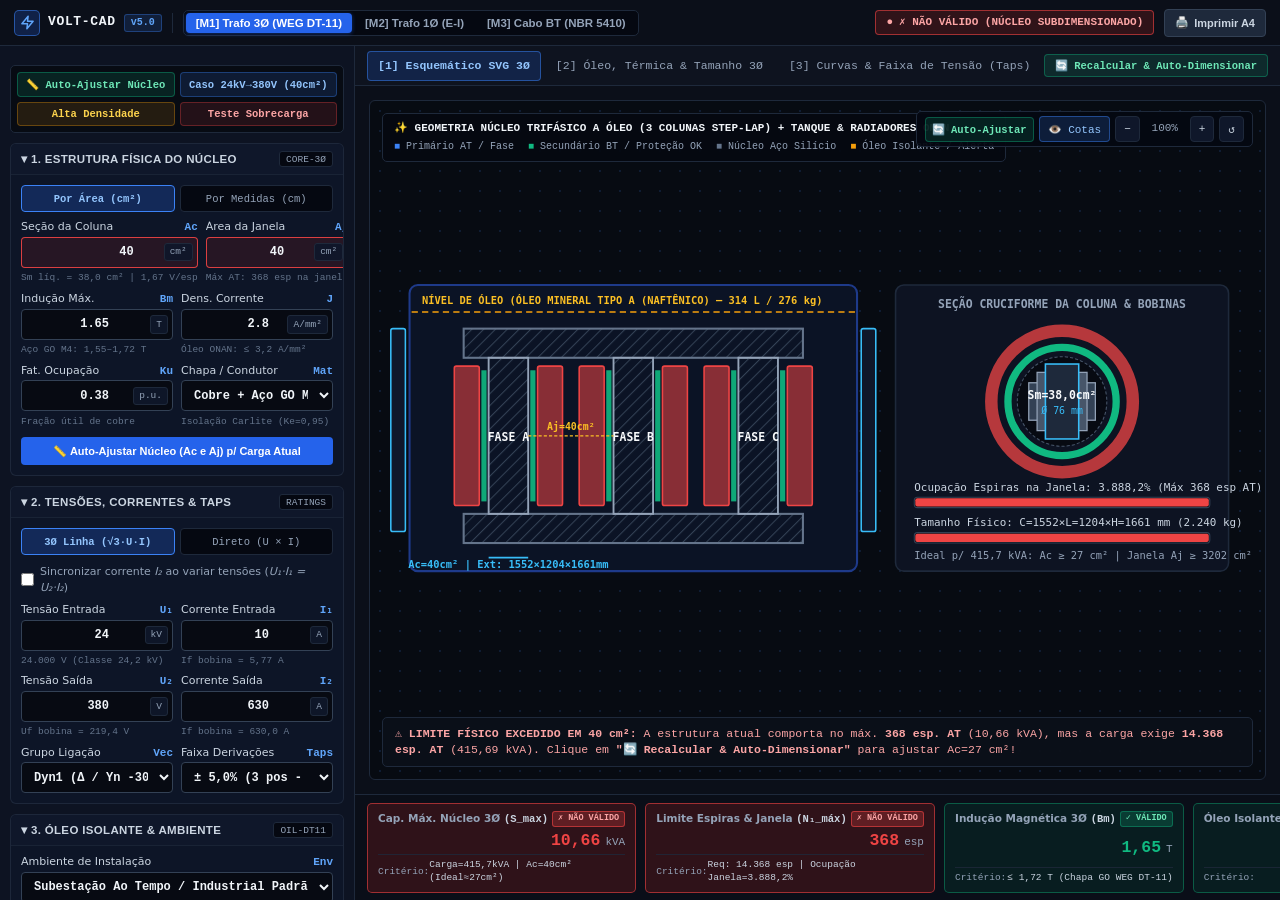
<file: index.html>
<!DOCTYPE html>
<html lang="pt-BR">
<head>
  <meta charset="UTF-8" />
  <meta name="viewport" content="width=device-width, initial-scale=1.0" />
  <title>VOLT-CAD // WEG DT-11 & NBR 5410 — Electrical Engineering Workbench</title>
  <link rel="stylesheet" href="styles.css" />
</head>
<body>
  <div class="workbench-root">
    <!-- =====================================================================
         1. TOP HEADER BAR (H-12) — OTIMIZADA (SEM QUEBRA DE LINHA / OVERFLOW)
         ===================================================================== -->
    <header class="top-header no-print">
      <div class="header-left">
        <div class="brand-box">
          <div class="brand-icon">
            <svg width="15" height="15" viewBox="0 0 24 24" fill="none" stroke="currentColor" stroke-width="2.4" stroke-linecap="round" stroke-linejoin="round"><polygon points="13 2 3 14 12 14 11 22 21 10 12 10 13 2"/></svg>
          </div>
          <span class="brand-name">VOLT&#8209;CAD</span>
          <span class="brand-version">v5.0</span>
        </div>

        <div class="v-divider"></div>

        <!-- Seletor de Módulo -->
        <div class="module-switcher">
          <button type="button" class="mod-btn active" id="btnMod3Ph">
            <span>[M1] Trafo 3Ø (WEG DT-11)</span>
          </button>
          <button type="button" class="mod-btn" id="btnMod1Ph">
            <span>[M2] Trafo 1Ø (E-I)</span>
          </button>
          <button type="button" class="mod-btn" id="btnModFeeder">
            <span>[M3] Cabo BT (NBR 5410)</span>
          </button>
        </div>
      </div>

      <div class="header-right">
        <!-- Semáforo Global ISA-101 -->
        <div class="isa-semaphore" id="globalSemaphore">
          <span id="globalSemaphoreIcon">●</span>
          <span id="globalSemaphoreText">CONVERGÊNCIA OK</span>
        </div>

        <button type="button" class="btn-action btn-slate" id="btnPrintReport" title="Imprimir Folha de Dados WEG DT-11 / Memorial">
          🖨️ <span>Imprimir A4</span>
        </button>

        <button type="button" class="hidden" id="btnOpenModal"></button>
      </div>
    </header>

    <!-- =====================================================================
         2. MAIN WORKSPACE (DOCK ESQUERDO + PALCO CENTRAL)
         ===================================================================== -->
    <div class="workspace-body">
      <!-- -------------------------------------------------------------------
           2.1 LEFT PARAMETER DOCK (PADRÃO 3-PART ENGINEERING INPUT)
           ------------------------------------------------------------------- -->
      <aside class="left-dock no-print">
        <div class="dock-header">
          <span>⚙️ Parâmetros</span>
          <span id="lblHeaderNorm" style="color:var(--blue-light);font-weight:700;">ABNT NBR 5356 / WEG DT-11</span>
        </div>

        <!-- ==================== DOCK M1: TRAFO 3Ø A ÓLEO (WEG DT-11) ==================== -->
        <div id="dockM1" class="dock-module-group" style="display:flex;flex-direction:column;gap:10px;">
          <!-- Barra Compacta de Cenários e Auto-Ajuste do Módulo 1 (WEG DT-11) -->
          <div class="preset-dock-grid">
            <button type="button" class="preset-chip chip-emerald" id="btnPresetAutoFit" title="Ajusta automaticamente a seção da coluna Ac e janela Aj para suportar a potência sem saturar">
              📏 Auto-Ajustar Núcleo
            </button>
            <button type="button" class="preset-chip chip-blue" id="btnPresetUser40" title="Cenário do usuário: 24kV @ 10A -> 380V @ 630A com núcleo de 40 cm²">
              Caso 24kV→380V (40cm²)
            </button>
            <button type="button" class="preset-chip chip-amber" id="btnPresetCompact">
              Alta Densidade
            </button>
            <button type="button" class="preset-chip chip-red" id="btnPresetOverload">
              Teste Sobrecarga
            </button>
          </div>

          <!-- Seção 1: Geometria e Estrutura do Núcleo -->
          <div class="accordion">
            <button type="button" class="accordion-trigger" data-acc="accM1_1">
              <span class="acc-title-wrap">▾ 1. Estrutura Física do Núcleo</span>
              <span class="acc-code">CORE-3Ø</span>
            </button>
            <div class="accordion-content" id="accM1_1">
              <div class="seg-group">
                <button type="button" class="seg-btn active" id="btnCoreModeArea">Por Área (cm²)</button>
                <button type="button" class="seg-btn" id="btnCoreModeDims">Por Medidas (cm)</button>
              </div>

              <!-- Subpainel por Área -->
              <div id="subCoreArea" class="grid-2">
                <div class="eng-field">
                  <div class="eng-field-header">
                    <span class="eng-label">Seção da Coluna</span>
                    <span class="eng-symbol">Ac</span>
                  </div>
                  <div class="eng-input-wrap">
                    <input type="number" id="m1_Ac" class="eng-input" value="40" min="1" max="5000" step="1" />
                    <span class="eng-unit">cm²</span>
                  </div>
                  <div class="eng-hint" id="hintM1_Ac">Sm líq. = 38,0 cm²</div>
                </div>

                <div class="eng-field">
                  <div class="eng-field-header">
                    <span class="eng-label">Área da Janela</span>
                    <span class="eng-symbol">Aj</span>
                  </div>
                  <div class="eng-input-wrap">
                    <input type="number" id="m1_Aj" class="eng-input" value="40" min="1" max="15000" step="5" />
                    <span class="eng-unit">cm²</span>
                  </div>
                  <div class="eng-hint" id="hintM1_Aj">Agrupamento espiras</div>
                </div>
              </div>

              <!-- Subpainel por Medidas (a, b, Hj, Lj) -->
              <div id="subCoreDims" class="grid-2 hidden">
                <div class="eng-field">
                  <div class="eng-field-header"><span class="eng-label">Larg. Coluna</span><span class="eng-symbol">a</span></div>
                  <div class="eng-input-wrap">
                    <input type="number" id="m1_colA" class="eng-input" value="6.32" min="1" max="150" step="0.1" />
                    <span class="eng-unit">cm</span>
                  </div>
                </div>
                <div class="eng-field">
                  <div class="eng-field-header"><span class="eng-label">Empilhamento</span><span class="eng-symbol">b</span></div>
                  <div class="eng-input-wrap">
                    <input type="number" id="m1_colB" class="eng-input" value="6.33" min="1" max="150" step="0.1" />
                    <span class="eng-unit">cm</span>
                  </div>
                </div>
                <div class="eng-field">
                  <div class="eng-field-header"><span class="eng-label">Altura Janela</span><span class="eng-symbol">Hj</span></div>
                  <div class="eng-input-wrap">
                    <input type="number" id="m1_winH" class="eng-input" value="10.0" min="2" max="300" step="0.5" />
                    <span class="eng-unit">cm</span>
                  </div>
                </div>
                <div class="eng-field">
                  <div class="eng-field-header"><span class="eng-label">Larg. Janela</span><span class="eng-symbol">Lj</span></div>
                  <div class="eng-input-wrap">
                    <input type="number" id="m1_winW" class="eng-input" value="4.0" min="1" max="150" step="0.5" />
                    <span class="eng-unit">cm</span>
                  </div>
                </div>
              </div>

              <div class="grid-2">
                <div class="eng-field">
                  <div class="eng-field-header"><span class="eng-label">Indução Máx.</span><span class="eng-symbol">Bm</span></div>
                  <div class="eng-input-wrap">
                    <input type="number" id="m1_Bm" class="eng-input" value="1.65" min="0.5" max="1.95" step="0.05" />
                    <span class="eng-unit">T</span>
                  </div>
                  <div class="eng-hint">Aço GO M4: 1,55–1,72 T</div>
                </div>

                <div class="eng-field">
                  <div class="eng-field-header"><span class="eng-label">Dens. Corrente</span><span class="eng-symbol">J</span></div>
                  <div class="eng-input-wrap">
                    <input type="number" id="m1_J" class="eng-input" value="2.8" min="0.8" max="5.5" step="0.1" />
                    <span class="eng-unit">A/mm²</span>
                  </div>
                  <div class="eng-hint">Óleo ONAN: ≤ 3,2 A/mm²</div>
                </div>

                <div class="eng-field">
                  <div class="eng-field-header"><span class="eng-label">Fat. Ocupação</span><span class="eng-symbol">Ku</span></div>
                  <div class="eng-input-wrap">
                    <input type="number" id="m1_Ku" class="eng-input" value="0.38" min="0.15" max="0.75" step="0.01" />
                    <span class="eng-unit">p.u.</span>
                  </div>
                  <div class="eng-hint">Fração útil de cobre</div>
                </div>

                <div class="eng-field">
                  <div class="eng-field-header"><span class="eng-label">Chapa / Condutor</span><span class="eng-symbol">Mat</span></div>
                  <select id="m1_Mat" class="eng-select">
                    <option value="cobre" selected>Cobre + Aço GO M4</option>
                    <option value="aluminio">Alumínio + Aço GO M4</option>
                  </select>
                  <div class="eng-hint">Isolação Carlite (Ke=0,95)</div>
                </div>
              </div>

              <button type="button" class="btn-action btn-blue" id="btnDockAutoFit" style="width:100%;justify-content:center;">
                📏 Auto-Ajustar Núcleo (Ac e Aj) p/ Carga Atual
              </button>
            </div>
          </div>

          <!-- Seção 2: Tensões, Correntes e Faixa de Taps -->
          <div class="accordion">
            <button type="button" class="accordion-trigger" data-acc="accM1_2">
              <span class="acc-title-wrap">▾ 2. Tensões, Correntes &amp; Taps</span>
              <span class="acc-code">RATINGS</span>
            </button>
            <div class="accordion-content" id="accM1_2">
              <div class="seg-group">
                <button type="button" class="seg-btn active" id="btnPwr3Ph" title="S = √3 · U_L · I_L (Padrão ABNT Trifásico)">3Ø Linha (√3·U·I)</button>
                <button type="button" class="seg-btn" id="btnPwrDirect" title="S = U · I direto (24kV × 10A = 240 kVA)">Direto (U × I)</button>
              </div>

              <label class="dock-check-row">
                <input type="checkbox" id="m1_syncI2" />
                <span>Sincronizar corrente <i>I₂</i> ao variar tensões (<i>U₁·I₁ = U₂·I₂</i>)</span>
              </label>

              <div class="grid-2">
                <div class="eng-field">
                  <div class="eng-field-header"><span class="eng-label">Tensão Entrada</span><span class="eng-symbol">U₁</span></div>
                  <div class="eng-input-wrap">
                    <input type="number" id="m1_V1_kV" class="eng-input" value="24" min="0.1" max="550" step="0.5" />
                    <span class="eng-unit">kV</span>
                  </div>
                  <div class="eng-hint" id="hintM1_V1">24.000 V (Classe 24,2kV)</div>
                </div>

                <div class="eng-field">
                  <div class="eng-field-header"><span class="eng-label">Corrente Entrada</span><span class="eng-symbol">I₁</span></div>
                  <div class="eng-input-wrap">
                    <input type="number" id="m1_I1" class="eng-input" value="10" min="0.1" max="5000" step="0.5" />
                    <span class="eng-unit">A</span>
                  </div>
                  <div class="eng-hint" id="hintM1_I1">If bobina = 5,77 A (Δ)</div>
                </div>

                <div class="eng-field">
                  <div class="eng-field-header"><span class="eng-label">Tensão Saída</span><span class="eng-symbol">U₂</span></div>
                  <div class="eng-input-wrap">
                    <input type="number" id="m1_V2" class="eng-input" value="380" min="12" max="36200" step="10" />
                    <span class="eng-unit">V</span>
                  </div>
                  <div class="eng-hint" id="hintM1_V2">Fase-Neutro = 219,4 V</div>
                </div>

                <div class="eng-field">
                  <div class="eng-field-header"><span class="eng-label">Corrente Saída</span><span class="eng-symbol">I₂</span></div>
                  <div class="eng-input-wrap">
                    <input type="number" id="m1_I2" class="eng-input" value="630" min="0.5" max="50000" step="10" />
                    <span class="eng-unit">A</span>
                  </div>
                  <div class="eng-hint" id="hintM1_I2">If bobina = 630,0 A (Yn)</div>
                </div>

                <div class="eng-field">
                  <div class="eng-field-header"><span class="eng-label">Grupo Ligação</span><span class="eng-symbol">Vec</span></div>
                  <select id="m1_Vec" class="eng-select">
                    <option value="Dyn1" selected>Dyn1 (Δ / Yn -30°)</option>
                    <option value="Dyn11">Dyn11 (Δ / Yn +30°)</option>
                    <option value="Yd1">Yd1 (Y / Δ -30°)</option>
                    <option value="Yy0">Yy0 (Y / Y 0°)</option>
                    <option value="Dz0">Dz0 (Δ / Zig-Zag 0°)</option>
                  </select>
                </div>

                <div class="eng-field">
                  <div class="eng-field-header"><span class="eng-label">Faixa Derivações</span><span class="eng-symbol">Taps</span></div>
                  <select id="m1_Taps" class="eng-select">
                    <option value="5" selected>± 5,0% (3 pos - 24kV)</option>
                    <option value="4.5">± 4,5% (3 pos - 15/36kV)</option>
                    <option value="5_5pos">± 2×2,5% (5 posições)</option>
                    <option value="10">± 10,0% (5 posições)</option>
                  </select>
                </div>
              </div>
            </div>
          </div>

          <!-- Seção 3: Líquido Isolante e Ambiente (Cap. 5.6 e 7.3 WEG DT-11) -->
          <div class="accordion">
            <button type="button" class="accordion-trigger" data-acc="accM1_3">
              <span class="acc-title-wrap">▾ 3. Óleo Isolante &amp; Ambiente</span>
              <span class="acc-code">OIL-DT11</span>
            </button>
            <div class="accordion-content" id="accM1_3">
              <div class="eng-field">
                <div class="eng-field-header"><span class="eng-label">Ambiente de Instalação</span><span class="eng-symbol">Env</span></div>
                <select id="m1_Env" class="eng-select">
                  <option value="tempo" selected>Subestação Ao Tempo / Industrial Padrão</option>
                  <option value="ambiental">Área de Proteção Ambiental (Biodegradável FR3)</option>
                  <option value="abrigado_seguranca">Abrigado / Hospital / Prédio (Alto Fulgor ≥300°C)</option>
                  <option value="frio">Clima Frio Severo (&lt; 0 °C)</option>
                </select>
              </div>

              <div class="grid-2">
                <div class="eng-field">
                  <div class="eng-field-header"><span class="eng-label">Líquido Isolante</span><span class="eng-symbol">Óleo</span></div>
                  <select id="m1_Oil" class="eng-select">
                    <option value="mineral_A" selected>Mineral Tipo A (Naftênico)</option>
                    <option value="mineral_B">Mineral Tipo B (Parafínico)</option>
                    <option value="vegetal">Vegetal Éster Natural (FR3)</option>
                    <option value="silicone">Fluido Silicone (Alto Fulgor)</option>
                  </select>
                </div>

                <div class="eng-field">
                  <div class="eng-field-header"><span class="eng-label">Temp. Ambiente</span><span class="eng-symbol">Ta</span></div>
                  <div class="eng-input-wrap">
                    <input type="number" id="m1_Ta" class="eng-input" value="30" min="-15" max="50" step="1" />
                    <span class="eng-unit">°C</span>
                  </div>
                </div>
              </div>

              <label class="dock-check-row">
                <input type="checkbox" id="m1_autoOil" checked />
                <span>Recomendar automaticamente o óleo ideal p/ tensão e ambiente</span>
              </label>
            </div>
          </div>

          <!-- Seção 4: Síntese Rápida dos Enrolamentos e Óleo -->
          <div class="accordion">
            <button type="button" class="accordion-trigger" data-acc="accM1_4">
              <span class="acc-title-wrap">▾ 4. Síntese dos Enrolamentos &amp; Óleo</span>
              <span class="acc-code">SYNTH</span>
            </button>
            <div class="accordion-content" id="accM1_4">
              <div class="synth-mini-card">
                <div>
                  <span style="color:#f87171;font-weight:700;display:block">PRIMÁRIO (AT)</span>
                  <span style="color:var(--text-muted);font-size:10px" id="synthM1_AT_sub">I₁f = 5,77 A | Sc₁ = 2,06 mm²</span>
                </div>
                <div class="text-right">
                  <span style="color:#fff;font-weight:700;display:block" id="synthM1_AT_turns">14.369 esp</span>
                  <span style="color:var(--blue-light);font-size:10px" id="synthM1_AT_wire">AWG 14 Cu</span>
                </div>
              </div>

              <div class="synth-mini-card">
                <div>
                  <span style="color:#34d399;font-weight:700;display:block">SECUNDÁRIO (BT)</span>
                  <span style="color:var(--text-muted);font-size:10px" id="synthM1_BT_sub">I₂f = 630 A | Sc₂ = 225 mm²</span>
                </div>
                <div class="text-right">
                  <span style="color:#fff;font-weight:700;display:block" id="synthM1_BT_turns">131 esp</span>
                  <span style="color:#34d399;font-size:10px" id="synthM1_BT_wire">Fita Cu 56×4mm</span>
                </div>
              </div>

              <div class="synth-mini-card">
                <div>
                  <span style="color:#fbbf24;font-weight:700;display:block" id="synthM1_Oil_name">ÓLEO MINERAL TIPO A</span>
                  <span style="color:var(--text-muted);font-size:10px" id="synthM1_Oil_sub">Tanque + Radiadores ONAN</span>
                </div>
                <div class="text-right">
                  <span style="color:#fbbf24;font-weight:700;display:block" id="synthM1_Oil_vol">325 Litros</span>
                  <span style="color:var(--text-secondary);font-size:10px" id="synthM1_Oil_mass">286 kg (1,71 tamb.)</span>
                </div>
              </div>
            </div>
          </div>
        </div>

        <!-- ==================== DOCK M2: TRAFO 1Ø (NÚCLEO E-I COMPLETO COM MULTI-ABAS E AUTO-AJUSTE NORMATIVO) ==================== -->
        <div id="dockM2" class="dock-module-group hidden" style="display:flex;flex-direction:column;gap:10px;">
          <!-- Barra Compacta de Cenários e Auto-Ajuste Normativo do Módulo 2 (Trafo E-I) -->
          <div class="preset-dock-grid">
            <button type="button" class="preset-chip chip-emerald" id="btnM2PresetAutoFit" onclick="window.triggerAutoRecalc(this)" title="Recalcula automaticamente medidas da lâmina, espaço da janela, seção, Bm e J para deixar 100% dentro da norma">
              📏 Auto-Ajustar Tudo p/ Norma
            </button>
            <button type="button" class="preset-chip chip-blue" id="btnM2Preset500" title="Cenário Padrão 500 VA (220V -> 24V) 100% dentro da norma">
              Padrão 500VA (220→24V)
            </button>
            <button type="button" class="preset-chip chip-amber" id="btnM2Preset1000" title="Transformador de Comando 1000 VA (380V -> 110V)">
              Comando 1kVA (380→110V)
            </button>
            <button type="button" class="preset-chip chip-red" id="btnM2PresetOverload" title="Simula núcleo/janela subdimensionados fora da norma para testar o aviso e o recálculo automático">
              Teste Fora de Norma
            </button>
          </div>

          <!-- Caixa de Aviso / Diagnóstico Normativo em Tempo Real do Módulo 2 -->
          <div id="m2NormAlertBox" style="padding:8px 10px;border-radius:4px;font-family:var(--font-mono);font-size:10.5px;line-height:1.4;border:1px solid var(--nom-border);background:var(--nom-bg);color:var(--nom-text);">
            ✓ Todos os parâmetros do Trafo 1Ø E-I estão dentro da norma.
          </div>

          <!-- Seção / Aba 1 de Entrada M2: Dados Elétricos Nominais, Tensões, Correntes e Taps -->
          <div class="accordion">
            <button type="button" class="accordion-trigger" data-acc="accM2_1">
              <span class="acc-title-wrap">▾ 1. Potência, Tensões &amp; Correntes</span>
              <span class="acc-code">ELEC-1Ø</span>
            </button>
            <div class="accordion-content" id="accM2_1">
              <div class="seg-group">
                <button type="button" class="seg-btn active" id="btnM2ElecModePower">Por Potência S (VA)</button>
                <button type="button" class="seg-btn" id="btnM2ElecModeCurrent">Por Corrente I₂ (A)</button>
              </div>

              <div class="grid-2">
                <div class="eng-field">
                  <div class="eng-field-header"><span class="eng-label">Potência Aparente</span><span class="eng-symbol">S</span></div>
                  <div class="eng-input-wrap">
                    <input type="number" id="m2_S" class="eng-input" value="500" min="5" max="100000" step="25" />
                    <span class="eng-unit">VA</span>
                  </div>
                  <div class="eng-hint" id="hintM2_S">S = V₂ × I₂ = 500 VA</div>
                </div>
                <div class="eng-field">
                  <div class="eng-field-header"><span class="eng-label">Corrente Saída</span><span class="eng-symbol">I₂</span></div>
                  <div class="eng-input-wrap">
                    <input type="number" id="m2_I2_in" class="eng-input" value="20.83" min="0.1" max="5000" step="0.5" />
                    <span class="eng-unit">A</span>
                  </div>
                  <div class="eng-hint" id="hintM2_I1">Primário I₁ = 2,39 A</div>
                </div>
                <div class="eng-field">
                  <div class="eng-field-header"><span class="eng-label">Tensão Primária</span><span class="eng-symbol">V₁</span></div>
                  <div class="eng-input-wrap">
                    <input type="number" id="m2_V1" class="eng-input" value="220" min="6" max="15000" step="10" />
                    <span class="eng-unit">V</span>
                  </div>
                  <div class="eng-hint" id="hintM2_V1">N₁ = 310 espiras</div>
                </div>
                <div class="eng-field">
                  <div class="eng-field-header"><span class="eng-label">Tensão Secundária</span><span class="eng-symbol">V₂</span></div>
                  <div class="eng-input-wrap">
                    <input type="number" id="m2_V2" class="eng-input" value="24" min="1" max="5000" step="1" />
                    <span class="eng-unit">V</span>
                  </div>
                  <div class="eng-hint" id="hintM2_V2">N₂ = 35 espiras</div>
                </div>
                <div class="eng-field">
                  <div class="eng-field-header"><span class="eng-label">Frequência Rede</span><span class="eng-symbol">f</span></div>
                  <div class="eng-input-wrap">
                    <input type="number" id="m2_f" class="eng-input" value="60" min="50" max="400" step="10" />
                    <span class="eng-unit">Hz</span>
                  </div>
                </div>
                <div class="eng-field">
                  <div class="eng-field-header"><span class="eng-label">Compensação Queda</span><span class="eng-symbol">+ΔN₂</span></div>
                  <div class="eng-input-wrap">
                    <input type="number" id="m2_compPct" class="eng-input" value="3.5" min="0" max="15" step="0.5" />
                    <span class="eng-unit">%</span>
                  </div>
                  <div class="eng-hint">Compensa queda em carga</div>
                </div>
              </div>

              <div class="seg-group" style="margin-top:2px;">
                <button type="button" class="seg-btn" data-m2v2="12">12 V</button>
                <button type="button" class="seg-btn active" data-m2v2="24">24 V</button>
                <button type="button" class="seg-btn" data-m2v2="110">110 V</button>
                <button type="button" class="seg-btn" data-m2v2="127">127 V</button>
                <button type="button" class="seg-btn" data-m2v2="220">220 V</button>
              </div>
            </div>
          </div>

          <!-- Seção / Aba 2 de Entrada M2: Geometria da Lâmina E-I, Tamanho & Espaço da Janela -->
          <div class="accordion">
            <button type="button" class="accordion-trigger" data-acc="accM2_2">
              <span class="acc-title-wrap">▾ 2. Medidas do Núcleo &amp; Espaço da Janela</span>
              <span class="acc-code">CORE-DIM</span>
            </button>
            <div class="accordion-content" id="accM2_2">
              <div class="seg-group">
                <button type="button" class="seg-btn active" id="btnM2CoreModeAuto">Auto pela Potência (Kc)</button>
                <button type="button" class="seg-btn" id="btnM2CoreModeManual">Manual (Medidas &amp; Espaço)</button>
              </div>

              <!-- Subpainel Automático por Coeficiente Kc e Empilhamento Ke -->
              <div id="subM2CoreAuto" class="grid-2">
                <div class="eng-field">
                  <div class="eng-field-header"><span class="eng-label">Coef. Dimensionamento</span><span class="eng-symbol">Kc</span></div>
                  <div class="eng-input-wrap">
                    <input type="number" id="m2_Kc" class="eng-input" value="1.18" min="0.5" max="2.5" step="0.02" />
                    <span class="eng-unit">p.u.</span>
                  </div>
                  <div class="eng-hint" id="hintM2_Sm">Sm = 24,1 cm² (Sg = 26,2 cm²)</div>
                </div>
                <div class="eng-field">
                  <div class="eng-field-header"><span class="eng-label">Fat. Empilhamento</span><span class="eng-symbol">Ke</span></div>
                  <div class="eng-input-wrap">
                    <input type="number" id="m2_Ke" class="eng-input" value="0.92" min="0.75" max="0.98" step="0.01" />
                    <span class="eng-unit">p.u.</span>
                  </div>
                  <div class="eng-hint">Chapa E-I: 0,90 a 0,95</div>
                </div>
                <div class="eng-field">
                  <div class="eng-field-header"><span class="eng-label">Proporção Empilh.</span><span class="eng-symbol">b/a</span></div>
                  <div class="eng-input-wrap">
                    <input type="number" id="m2_stackRatio" class="eng-input" value="1.25" min="0.8" max="2.5" step="0.05" />
                    <span class="eng-unit">×a</span>
                  </div>
                  <div class="eng-hint">Padrão carretel: 1,0 a 1,5</div>
                </div>
                <div class="eng-field">
                  <div class="eng-field-header"><span class="eng-label">Fator Espaço Janela</span><span class="eng-symbol">K_jan</span></div>
                  <div class="eng-input-wrap">
                    <input type="number" id="m2_winScale" class="eng-input" value="1.00" min="0.5" max="2.5" step="0.05" />
                    <span class="eng-unit">×padrão</span>
                  </div>
                  <div class="eng-hint" id="hintM2_Aw">Janela Aw = 15,6 cm²</div>
                </div>
              </div>

              <!-- Subpainel Manual por Medidas Diretas da Lâmina e Janela (mm) -->
              <div id="subM2CoreManual" class="grid-2 hidden">
                <div class="eng-field">
                  <div class="eng-field-header"><span class="eng-label">Coluna Central (a)</span><span class="eng-symbol">a</span></div>
                  <div class="eng-input-wrap">
                    <input type="number" id="m2_a" class="eng-input" value="46" min="10" max="300" step="1" />
                    <span class="eng-unit">mm</span>
                  </div>
                  <div class="eng-hint">Largura perna central E-I</div>
                </div>
                <div class="eng-field">
                  <div class="eng-field-header"><span class="eng-label">Empilhamento (b)</span><span class="eng-symbol">b</span></div>
                  <div class="eng-input-wrap">
                    <input type="number" id="m2_b" class="eng-input" value="57" min="10" max="400" step="1" />
                    <span class="eng-unit">mm</span>
                  </div>
                  <div class="eng-hint">Altura do pacote de chapas</div>
                </div>
                <div class="eng-field">
                  <div class="eng-field-header"><span class="eng-label">Largura Janela (Lj)</span><span class="eng-symbol">Lj</span></div>
                  <div class="eng-input-wrap">
                    <input type="number" id="m2_winW" class="eng-input" value="23" min="5" max="200" step="0.5" />
                    <span class="eng-unit">mm</span>
                  </div>
                  <div class="eng-hint">Espaço radial p/ espiras</div>
                </div>
                <div class="eng-field">
                  <div class="eng-field-header"><span class="eng-label">Altura Janela (Hj)</span><span class="eng-symbol">Hj</span></div>
                  <div class="eng-input-wrap">
                    <input type="number" id="m2_winH" class="eng-input" value="69" min="15" max="500" step="1" />
                    <span class="eng-unit">mm</span>
                  </div>
                  <div class="eng-hint">Altura útil do carretel</div>
                </div>
              </div>
            </div>
          </div>

          <!-- Seção / Aba 3 de Entrada M2: Critérios Eletromagnéticos, Chapa, Isolamento e Limites Normativos -->
          <div class="accordion">
            <button type="button" class="accordion-trigger" data-acc="accM2_3">
              <span class="acc-title-wrap">▾ 3. Magnético, Isolamento &amp; Limites</span>
              <span class="acc-code">MAG/ISO</span>
            </button>
            <div class="accordion-content" id="accM2_3">
              <div class="eng-field">
                <div class="eng-field-header"><span class="eng-label">Tipo de Chapa Magnética</span><span class="eng-symbol">FE-SI</span></div>
                <select id="m2_steelType" class="eng-select">
                  <option value="1.15" selected>Aço Silício GNO Padrão ABNT (Bm ideal ≤ 1,25 T)</option>
                  <option value="1.22">Aço Silício GNO Baixa Perda (Bm ideal ≤ 1,30 T)</option>
                  <option value="1.40">Aço Silício Grão Orientado GO (Bm ideal ≤ 1,50 T)</option>
                </select>
              </div>

              <div class="grid-2">
                <div class="eng-field">
                  <div class="eng-field-header"><span class="eng-label">Indução Magnética</span><span class="eng-symbol">Bm</span></div>
                  <div class="eng-input-wrap">
                    <input type="number" id="m2_Bm" class="eng-input" value="1.15" min="0.5" max="1.85" step="0.05" />
                    <span class="eng-unit">T</span>
                  </div>
                  <div class="eng-hint">Norma GNO: ≤ 1,25 T</div>
                </div>
                <div class="eng-field">
                  <div class="eng-field-header"><span class="eng-label">Dens. Corrente</span><span class="eng-symbol">J</span></div>
                  <div class="eng-input-wrap">
                    <input type="number" id="m2_J" class="eng-input" value="2.5" min="1.0" max="6.0" step="0.1" />
                    <span class="eng-unit">A/mm²</span>
                  </div>
                  <div class="eng-hint">Norma Seco: ≤ 3,0 A/mm²</div>
                </div>
                <div class="eng-field">
                  <div class="eng-field-header"><span class="eng-label">Limite Ocup. Janela</span><span class="eng-symbol">Ku_máx</span></div>
                  <div class="eng-input-wrap">
                    <input type="number" id="m2_limKu" class="eng-input" value="42" min="20" max="70" step="1" />
                    <span class="eng-unit">%</span>
                  </div>
                  <div class="eng-hint">Carretel E-I: ≤ 42%</div>
                </div>
                <div class="eng-field">
                  <div class="eng-field-header"><span class="eng-label">Limite Regulação</span><span class="eng-symbol">ΔV_máx</span></div>
                  <div class="eng-input-wrap">
                    <input type="number" id="m2_limReg" class="eng-input" value="4.5" min="1.5" max="10" step="0.5" />
                    <span class="eng-unit">%</span>
                  </div>
                  <div class="eng-hint">ABNT / IEC: ≤ 4,5%</div>
                </div>
                <div class="eng-field">
                  <div class="eng-field-header"><span class="eng-label">Classe Térmica</span><span class="eng-symbol">CLASSE</span></div>
                  <select id="m2_insClass" class="eng-select">
                    <option value="130">Classe B (130 °C)</option>
                    <option value="155" selected>Classe F (155 °C)</option>
                    <option value="180">Classe H (180 °C)</option>
                  </select>
                </div>
                <div class="eng-field">
                  <div class="eng-field-header"><span class="eng-label">Temp. Ambiente</span><span class="eng-symbol">Ta</span></div>
                  <div class="eng-input-wrap">
                    <input type="number" id="m2_Ta" class="eng-input" value="30" min="0" max="55" step="1" />
                    <span class="eng-unit">°C</span>
                  </div>
                </div>
              </div>
            </div>
          </div>

          <!-- Seção / Aba 4 de Entrada M2: Síntese Rápida dos Enrolamentos, Tamanho e Validação -->
          <div class="accordion">
            <button type="button" class="accordion-trigger" data-acc="accM2_4">
              <span class="acc-title-wrap">▾ 4. Síntese das Bobinas &amp; Tamanho 1Ø</span>
              <span class="acc-code">SYNTH-1Ø</span>
            </button>
            <div class="accordion-content" id="accM2_4">
              <div class="synth-mini-card">
                <div>
                  <span style="color:#f87171;font-weight:700;display:block">PRIMÁRIO 1Ø (N₁)</span>
                  <span style="color:var(--text-muted);font-size:10px" id="synthM2_Pri_sub">I₁ = 2,39 A | Sc₁ = 0,95 mm²</span>
                </div>
                <div class="text-right">
                  <span style="color:#fff;font-weight:700;display:block" id="synthM2_Pri_turns">310 esp</span>
                  <span style="color:var(--blue-light);font-size:10px" id="synthM2_Pri_wire">AWG 17 Cu</span>
                </div>
              </div>

              <div class="synth-mini-card">
                <div>
                  <span style="color:#34d399;font-weight:700;display:block">SECUNDÁRIO 1Ø (N₂)</span>
                  <span style="color:var(--text-muted);font-size:10px" id="synthM2_Sec_sub">I₂ = 20,83 A | Sc₂ = 8,33 mm²</span>
                </div>
                <div class="text-right">
                  <span style="color:#fff;font-weight:700;display:block" id="synthM2_Sec_turns">35 esp</span>
                  <span style="color:#34d399;font-size:10px" id="synthM2_Sec_wire">AWG 8 Cu</span>
                </div>
              </div>

              <div class="synth-mini-card">
                <div>
                  <span style="color:#fbbf24;font-weight:700;display:block" id="synthM2_Core_name">LÂMINA E-I (46×57 mm)</span>
                  <span style="color:var(--text-muted);font-size:10px" id="synthM2_Core_sub">Janela Ku = 38,5% (≤ 42%)</span>
                </div>
                <div class="text-right">
                  <span style="color:#fbbf24;font-weight:700;display:block" id="synthM2_Core_dim">152×119×137 mm</span>
                  <span style="color:var(--text-secondary);font-size:10px" id="synthM2_Core_mass">Peso Total: 6,85 kg</span>
                </div>
              </div>
            </div>
          </div>
        </div>

        <!-- ==================== DOCK M3: ALIMENTADOR BT (ABNT NBR 5410) ==================== -->
        <div id="dockM3" class="dock-module-group hidden" style="display:flex;flex-direction:column;gap:10px;">
          <div class="accordion">
            <button type="button" class="accordion-trigger" data-acc="accM3_1">
              <span class="acc-title-wrap">▾ 1. Topologia &amp; Carga BT (Até 20.000 kW)</span>
              <span class="acc-code">LOAD</span>
            </button>
            <div class="accordion-content" id="accM3_1">
              <div class="seg-group">
                <button type="button" class="seg-btn active" id="btnFeeder3F">3Ø Trifásico (3F+N)</button>
                <button type="button" class="seg-btn" id="btnFeeder1F">1Ø Monofásico (F+N)</button>
              </div>

              <div class="seg-group">
                <button type="button" class="preset-chip chip-blue" id="btnM3Preset2800" title="Simular Alimentador de Alta Potência 2800 kW em 380V">
                  ⚡ Teste 2.800 kW (380V)
                </button>
                <button type="button" class="preset-chip chip-emerald" id="btnM3AutoRecalc" title="Recalcular e selecionar automaticamente cabos em paralelo e disjuntor">
                  🔄 Auto-Recalcular M3
                </button>
              </div>

              <div class="grid-2">
                <div class="eng-field">
                  <div class="eng-field-header"><span class="eng-label">Tensão Nominal</span><span class="eng-symbol">Un</span></div>
                  <div class="eng-input-wrap">
                    <input type="number" id="m3_Vll" class="eng-input" value="380" min="110" max="1000" step="10" />
                    <span class="eng-unit">V</span>
                  </div>
                </div>
                <div class="eng-field">
                  <div class="eng-field-header">
                    <span class="eng-label">Unid. Potência</span>
                    <span class="eng-symbol">kW / W</span>
                  </div>
                  <select id="m3_pUnit" class="eng-select">
                    <option value="kW" selected>Quilowatts (kW)</option>
                    <option value="W">Watts (W)</option>
                  </select>
                </div>
                <div class="eng-field" style="grid-column: span 2;">
                  <div class="eng-field-header"><span class="eng-label">Potência Ativa da Carga (ex: 2800 kW)</span><span class="eng-symbol">P</span></div>
                  <div class="eng-input-wrap">
                    <input type="number" id="m3_P" class="eng-input" value="2800" min="0.1" max="50000000" step="10" />
                    <span class="eng-unit" id="lblM3Unit">kW</span>
                  </div>
                  <div class="eng-hint" id="hintM3_P">Equiv: 2.800.000 W (2,80 MW) | Dimensiona 1× a 25× cabos/fase</div>
                </div>
                <div class="eng-field">
                  <div class="eng-field-header"><span class="eng-label">Fator Potência</span><span class="eng-symbol">cos φ</span></div>
                  <div class="eng-input-wrap">
                    <input type="number" id="m3_fp" class="eng-input" value="0.88" min="0.5" max="1.0" step="0.01" />
                    <span class="eng-unit">p.u.</span>
                  </div>
                </div>
                <div class="eng-field">
                  <div class="eng-field-header"><span class="eng-label">Comprimento</span><span class="eng-symbol">L</span></div>
                  <div class="eng-input-wrap">
                    <input type="number" id="m3_L" class="eng-input" value="68" min="1" max="2000" step="5" />
                    <span class="eng-unit">m</span>
                  </div>
                </div>
              </div>
            </div>
          </div>

          <div class="accordion">
            <button type="button" class="accordion-trigger" data-acc="accM3_2">
              <span class="acc-title-wrap">▾ 2. Isolação, Paralelismo &amp; NBR 5410 (Até 300 mm²)</span>
              <span class="acc-code">DERATING</span>
            </button>
            <div class="accordion-content" id="accM3_2">
              <div class="eng-field">
                <div class="eng-field-header"><span class="eng-label">Isolação do Cabo (Catálogo Prysmian / Cobrecom)</span><span class="eng-symbol">Isol.</span></div>
                <select id="m3_insul" class="eng-select">
                  <option value="xlpe" selected>EPR / XLPE 90 °C — Tab. 37 NBR 5410 (Eprotenax / Sintenax 0,6/1kV)</option>
                  <option value="pvc">PVC 70 °C — Tab. 36 NBR 5410 (750V / 0,6/1kV)</option>
                </select>
              </div>
              <div class="eng-field">
                <div class="eng-field-header"><span class="eng-label">Condutores em Paralelo por Fase (NBR 5410 item 6.2.5.6)</span><span class="eng-symbol">N_par</span></div>
                <select id="m3_parallel" class="eng-select">
                  <option value="0" selected>AUTO (Calcula 1× a 25× Cabos/Fase automaticamente)</option>
                  <option value="1">Manual: 1× Cabo por Fase</option>
                  <option value="2">Manual: 2× Cabos em Paralelo / Fase</option>
                  <option value="3">Manual: 3× Cabos em Paralelo / Fase</option>
                  <option value="4">Manual: 4× Cabos em Paralelo / Fase</option>
                  <option value="6">Manual: 6× Cabos em Paralelo / Fase</option>
                  <option value="8">Manual: 8× Cabos em Paralelo / Fase</option>
                  <option value="10">Manual: 10× Cabos em Paralelo / Fase</option>
                  <option value="12">Manual: 12× Cabos em Paralelo / Fase</option>
                  <option value="15">Manual: 15× Cabos em Paralelo / Fase</option>
                  <option value="20">Manual: 20× Cabos em Paralelo / Fase</option>
                </select>
              </div>
              <div class="grid-2">
                <div class="eng-field">
                  <div class="eng-field-header"><span class="eng-label">Fat. Agrupamento</span><span class="eng-symbol">FCA</span></div>
                  <div class="eng-input-wrap">
                    <input type="number" id="m3_fca" class="eng-input" value="0.87" min="0.4" max="1.0" step="0.02" />
                    <span class="eng-unit">p.u.</span>
                  </div>
                  <div class="eng-hint">Tab. 42 NBR 5410</div>
                </div>
                <div class="eng-field">
                  <div class="eng-field-header"><span class="eng-label">Fat. Temperatura</span><span class="eng-symbol">FCT</span></div>
                  <div class="eng-input-wrap">
                    <input type="number" id="m3_fct" class="eng-input" value="0.94" min="0.6" max="1.1" step="0.02" />
                    <span class="eng-unit">p.u.</span>
                  </div>
                  <div class="eng-hint">Tab. 40 (70°C / 90°C)</div>
                </div>
                <div class="eng-field">
                  <div class="eng-field-header"><span class="eng-label">Limite Queda ΔV</span><span class="eng-symbol">ΔVmax</span></div>
                  <div class="eng-input-wrap">
                    <input type="number" id="m3_limDv" class="eng-input" value="4.0" min="1.0" max="7.0" step="0.5" />
                    <span class="eng-unit">%</span>
                  </div>
                </div>
                <div class="eng-field">
                  <div class="eng-field-header"><span class="eng-label">Seção Forçada</span><span class="eng-symbol">S_cabo</span></div>
                  <select id="m3_manualSec" class="eng-select">
                    <option value="0">AUTO (NBR 5410: 1,5 a 300 mm²)</option>
                    <option value="1.5">Manual: 1,5 mm² (16 AWG)</option>
                    <option value="2.5">Manual: 2,5 mm² (14 AWG)</option>
                    <option value="4">Manual: 4,0 mm² (12 AWG)</option>
                    <option value="6">Manual: 6,0 mm² (10 AWG)</option>
                    <option value="10">Manual: 10,0 mm² (8 AWG)</option>
                    <option value="16">Manual: 16,0 mm² (6 AWG)</option>
                    <option value="25">Manual: 25,0 mm² (4 AWG)</option>
                    <option value="35">Manual: 35,0 mm² (2 AWG)</option>
                    <option value="50">Manual: 50,0 mm² (1/0 AWG)</option>
                    <option value="70">Manual: 70,0 mm² (2/0 AWG)</option>
                    <option value="95">Manual: 95,0 mm² (3/0 AWG)</option>
                    <option value="120">Manual: 120,0 mm² (4/0 AWG)</option>
                    <option value="150">Manual: 150,0 mm² (300 MCM)</option>
                    <option value="185">Manual: 185,0 mm² (350 MCM)</option>
                    <option value="240">Manual: 240,0 mm² (500 MCM)</option>
                    <option value="300">Manual: 300,0 mm² (600 MCM)</option>
                  </select>
                </div>
              </div>
            </div>
          </div>
        </div>
      </aside>

      <!-- -------------------------------------------------------------------
           2.2 CENTER / RIGHT INTERACTIVE STAGE
           ------------------------------------------------------------------- -->
      <main class="center-stage">
        <!-- Barra Superior de Abas do Palco + Botão Global de Recálculo -->
        <div class="stage-tabbar no-print">
          <div class="tab-list">
            <button type="button" class="stage-tab active" data-tab="svg">
              <span id="tabTitle_1">[1] Esquemático SVG</span>
            </button>
            <button type="button" class="stage-tab" data-tab="oil">
              <span id="tabTitle_2">[2] Térmica, Óleo &amp; Tamanho</span>
            </button>
            <button type="button" class="stage-tab" data-tab="curves">
              <span id="tabTitle_3">[3] Curvas &amp; Faixa de Tensão</span>
            </button>
            <button type="button" class="stage-tab" data-tab="table">
              <span id="tabTitle_4">[4] Folha de Dados &amp; Tabelas</span>
            </button>
            <button type="button" class="stage-tab" data-tab="memorial">
              <span id="tabTitle_5">[5] Forma de Cálculo (Memorial)</span>
            </button>
            <button type="button" class="stage-tab" data-tab="scripts">
              <span id="tabTitle_6">[6] Scripts (.m / .py)</span>
            </button>
          </div>
          <button type="button" class="preset-chip chip-emerald" id="btnStageAutoRecalc" style="flex-shrink:0;padding:4px 10px;" title="Recalcular e Auto-Dimensionar automaticamente o módulo ativo">
            🔄 Recalcular &amp; Auto-Dimensionar
          </button>
        </div>

        <!-- Viewport Central Dinâmico -->
        <div class="stage-viewport">
          <!-- ABA 1: ESQUEMÁTICO & GEOMETRIA VETORIAL (SVG CAD) -->
          <section id="tabPane_svg" class="tab-pane" style="height:100%;">
            <div class="cad-blueprint">
              <div class="cad-floating-legend">
                <div style="color:var(--text-primary);font-weight:700;" id="svgLegendTitle">
                  ✨ GEOMETRIA NÚCLEO TRIFÁSICO A ÓLEO (3 COLUNAS STEP-LAP) + CORTE TRANSVERSAL
                </div>
                <div style="display:flex;gap:14px;font-size:10px;color:var(--text-muted);flex-wrap:wrap;">
                  <span><b style="color:#3b82f6">■</b> Primário AT / Fase</span>
                  <span><b style="color:#10b981">■</b> Secundário BT / Proteção OK</span>
                  <span><b style="color:#64748b">■</b> Núcleo Aço Silício</span>
                  <span><b style="color:#f59e0b">■</b> Óleo Isolante / Alerta</span>
                </div>
              </div>

              <!-- Controles de Zoom, Cotas e Recálculo Flutuantes no Topo Direito do Canvas SVG -->
              <div class="canvas-tools cad-floating-tools" id="svgToolbar">
                <button type="button" class="preset-chip chip-emerald" onclick="window.triggerAutoRecalc(this)">🔄 Auto-Ajustar</button>
                <button type="button" class="tool-btn active" id="btnToggleCotas">👁️ Cotas</button>
                <button type="button" class="tool-btn" id="btnZoomOut">−</button>
                <span class="mono" style="font-size:11px;color:var(--text-muted);width:40px;text-align:center;" id="lblZoomPct">100%</span>
                <button type="button" class="tool-btn" id="btnZoomIn">+</button>
                <button type="button" class="tool-btn" id="btnZoomReset" title="Resetar Zoom">↺</button>
              </div>

              <div id="svgCanvasContainer" style="width:100%;height:100%;display:flex;align-items:center;justify-content:center;overflow:hidden;"></div>

              <div class="cad-floating-status" id="svgBottomBanner"></div>
            </div>
          </section>

          <!-- ABA 2: ÓLEO ISOLANTE, VOLUME, RADIADORES E VIDA ÚTIL TÉRMICA -->
          <section id="tabPane_oil" class="tab-pane hidden">
            <div id="oilTabContent"></div>
          </section>

          <!-- ABA 3: CURVAS DE SATURAÇÃO, BALANÇO DE PERDAS E FAIXA DE TENSÃO (TAPS) -->
          <section id="tabPane_curves" class="tab-pane hidden">
            <div id="curvesTabContent"></div>
          </section>

          <!-- ABA 4: TABELAS DE DIMENSIONAMENTO, CAMADAS RALE/ETRAFO E FOLHA DE DADOS WEG DT-11 -->
          <section id="tabPane_table" class="tab-pane hidden">
            <div id="tableTabContent"></div>
          </section>

          <!-- ABA 5: MEMORIAL DE CÁLCULO ANALÍTICO PASSO A PASSO -->
          <section id="tabPane_memorial" class="tab-pane hidden">
            <div id="memorialTabContent"></div>
          </section>

          <!-- ABA 6: SCRIPTS (.CURSORRULES / MATLAB / PYTHON) -->
          <section id="tabPane_scripts" class="tab-pane hidden">
            <div class="cae-panel">
              <div class="cae-panel-header">
                <span>💻 GERADOR DE SCRIPTS DE ENGENHARIA SINCRONIZADOS EM TEMPO REAL</span>
                <div style="display:flex;gap:6px;flex-wrap:wrap;">
                  <button type="button" class="preset-chip chip-emerald" onclick="window.triggerAutoRecalc(this)">🔄 Recalcular &amp; Auto-Dimensionar</button>
                  <button type="button" class="tool-btn active" data-script-lang="matlab">MATLAB App (uifigure .m)</button>
                  <button type="button" class="tool-btn" data-script-lang="python">Python CAE (.py)</button>
                  <button type="button" class="tool-btn" data-script-lang="cursorrules">Antigravity (.cursorrules)</button>
                  <button type="button" class="btn-action btn-blue" id="btnCopyScriptInline" style="height:26px;">📋 Copiar Script</button>
                </div>
              </div>
              <div class="cae-panel-body">
                <pre class="code-pre" id="preScriptContent" style="max-height:calc(100vh - 280px);"></pre>
              </div>
            </div>
          </section>
        </div>

        <!-- =================================================================
             3. BOTTOM SUMMARY STRIP (6 NORMATIVE KPI CARDS SEMPRE VISÍVEIS)
             ================================================================= -->
        <footer class="bottom-kpi-strip no-print" id="bottomKpiStrip"></footer>
      </main>
    </div>

    <!-- Modal de Exportação de Scripts e Memorial -->
    <div class="modal-backdrop hidden" id="exportModal">
      <div class="modal-box">
        <div style="display:flex;justify-content:space-between;align-items:center;border-bottom:1px solid var(--border-main);padding-bottom:8px;">
          <span class="mono" style="font-weight:700;color:var(--blue-light);font-size:12px;">
            &lt;/&gt; EXPORTAÇÃO DE SCRIPTS E MEMORIAL (.M / .PY / .CURSORRULES)
          </span>
          <button type="button" class="tool-btn" id="btnCloseModal">[FECHAR]</button>
        </div>
        <div style="display:flex;gap:6px;">
          <button type="button" class="tool-btn active" data-modal-lang="matlab">Script MATLAB (.m)</button>
          <button type="button" class="tool-btn" data-modal-lang="python">Script Python (.py)</button>
          <button type="button" class="tool-btn" data-modal-lang="cursorrules">Regras Antigravity (.cursorrules)</button>
        </div>
        <pre class="code-pre" id="modalScriptPre"></pre>
        <div style="display:flex;justify-content:space-between;align-items:center;">
          <button type="button" class="btn-action btn-slate" id="btnCopyModalScript">📋 Copiar Código</button>
          <button type="button" class="btn-action btn-blue" id="btnDoneModal">Concluído</button>
        </div>
      </div>
    </div>
  </div>

  <script src="app.js"></script>
</body>
</html>
</file>
<file: styles.css>
/* ============================================================================
   VOLT-CAD // WEG DT-11 CAE WORKBENCH — INDUSTRIAL DARK UI SYSTEM (ISA-101)
   100% Offline Standalone Stylesheet (Zero External Dependencies)
   ============================================================================ */

:root {
  --bg-root: #090d16;
  --bg-header: #0b0f19;
  --bg-dock: #0d1322;
  --bg-tabbar: #0e131f;
  --bg-canvas: #070b12;
  --bg-input: #070a12;
  --bg-card: #0f172a;
  --bg-card-subtle: rgba(15, 23, 42, 0.72);
  --bg-footer: #0a0e18;

  --border-main: #1e293b;
  --border-input: #334155;
  --border-focus: #3b82f6;

  --text-primary: #f1f5f9;
  --text-secondary: #cbd5e1;
  --text-muted: #94a3b8;
  --text-dim: #64748b;

  --blue-primary: #2563eb;
  --blue-hover: #3b82f6;
  --blue-light: #60a5fa;
  --cyan-accent: #38bdf8;

  /* ISA-101 Industrial Semantics */
  --nom-color: #10b981;
  --nom-text: #6ee7b7;
  --nom-bg: rgba(6, 78, 59, 0.25);
  --nom-border: rgba(16, 185, 129, 0.4);

  --warn-color: #f59e0b;
  --warn-text: #fcd34d;
  --warn-bg: rgba(120, 53, 15, 0.28);
  --warn-border: rgba(245, 158, 11, 0.45);

  --crit-color: #ef4444;
  --crit-text: #fca5a5;
  --crit-bg: rgba(127, 29, 29, 0.32);
  --crit-border: rgba(239, 68, 68, 0.6);

  --font-sans: 'Inter', 'Segoe UI', system-ui, -apple-system, sans-serif;
  --font-mono: 'JetBrains Mono', 'Cascadia Code', 'Consolas', 'Courier New', monospace;
}

* {
  box-sizing: border-box;
  margin: 0;
  padding: 0;
}

html, body {
  height: 100vh;
  width: 100vw;
  overflow: hidden;
  background-color: var(--bg-root);
  color: var(--text-primary);
  font-family: var(--font-sans);
  font-size: 13px;
  line-height: 1.4;
  user-select: none;
  -webkit-font-smoothing: antialiased;
}

/* Custom Scrollbars (CAD style) */
::-webkit-scrollbar {
  width: 6px;
  height: 6px;
}
::-webkit-scrollbar-track {
  background: var(--bg-root);
}
::-webkit-scrollbar-thumb {
  background: #1e293b;
  border-radius: 3px;
}
::-webkit-scrollbar-thumb:hover {
  background: #334155;
}

.workbench-root {
  display: flex;
  flex-direction: column;
  height: 100vh;
  width: 100vw;
  overflow: hidden;
}

.hidden {
  display: none !important;
}

.mono {
  font-family: var(--font-mono);
  font-variant-numeric: tabular-nums;
}

/* ============================================================================
   1. TOP HEADER BAR (H-12 / 48px) — OTIMIZADA (ZERO QUEBRA / ZERO OVERFLOW)
   ============================================================================ */
.top-header {
  height: 46px;
  min-height: 46px;
  background-color: var(--bg-header);
  border-bottom: 1px solid var(--border-main);
  padding: 0 14px;
  display: flex;
  align-items: center;
  justify-content: space-between;
  gap: 12px;
  z-index: 30;
  overflow-x: auto;
  overflow-y: hidden;
}

.header-left,
.header-right {
  display: flex;
  align-items: center;
  gap: 10px;
  flex-shrink: 0;
  white-space: nowrap;
}

.brand-box {
  display: inline-flex;
  align-items: center;
  gap: 8px;
  flex-shrink: 0;
  white-space: nowrap;
}

.brand-icon {
  width: 26px;
  height: 26px;
  border-radius: 5px;
  background: rgba(37, 99, 235, 0.22);
  border: 1px solid rgba(59, 130, 246, 0.55);
  display: inline-flex;
  align-items: center;
  justify-content: center;
  color: var(--blue-light);
  flex-shrink: 0;
}

.brand-name {
  font-family: var(--font-mono);
  font-weight: 800;
  font-size: 13px;
  letter-spacing: 0.05em;
  color: var(--text-primary);
  white-space: nowrap;
  display: inline-block;
}

.brand-version {
  font-family: var(--font-mono);
  font-size: 10px;
  font-weight: 700;
  background: rgba(59, 130, 246, 0.15);
  color: var(--blue-light);
  border: 1px solid rgba(59, 130, 246, 0.35);
  padding: 1px 6px;
  border-radius: 3px;
  white-space: nowrap;
  flex-shrink: 0;
}

.v-divider {
  width: 1px;
  height: 20px;
  background-color: var(--border-main);
  flex-shrink: 0;
}

/* Module Switcher */
.module-switcher {
  display: inline-flex;
  background: #050811;
  padding: 2px;
  border-radius: 5px;
  border: 1px solid var(--border-main);
  gap: 3px;
  flex-shrink: 0;
}

.mod-btn {
  border: none;
  background: transparent;
  color: var(--text-muted);
  font-size: 11.5px;
  font-weight: 600;
  padding: 4px 10px;
  border-radius: 4px;
  cursor: pointer;
  display: inline-flex;
  align-items: center;
  gap: 5px;
  transition: all 0.15s ease;
  white-space: nowrap;
  flex-shrink: 0;
}

@media (max-width: 1200px) {
  .top-header {
    padding: 0 8px;
    gap: 8px;
  }
  .mod-btn {
    padding: 3px 7px;
    font-size: 11px;
  }
  .brand-name {
    font-size: 12px;
  }
  .isa-semaphore {
    padding: 3px 8px;
    font-size: 10px;
  }
}

@media (max-width: 960px) {
  .mod-btn {
    padding: 2px 5px;
    font-size: 10px;
  }
}

.mod-btn:hover {
  color: var(--text-primary);
}

.mod-btn.active {
  background: var(--blue-primary);
  color: #ffffff;
  box-shadow: 0 1px 4px rgba(37, 99, 235, 0.4);
}

/* Scenario Presets Grid inside Left Dock */
.preset-dock-grid {
  display: grid;
  grid-template-columns: 1fr 1fr;
  gap: 5px;
  background: #070b13;
  padding: 6px;
  border-radius: 5px;
  border: 1px solid var(--border-main);
}

.preset-chip {
  font-family: var(--font-mono);
  font-size: 10.5px;
  font-weight: 600;
  padding: 5px 6px;
  border-radius: 4px;
  cursor: pointer;
  border: 1px solid transparent;
  transition: all 0.15s;
  white-space: nowrap;
  overflow: hidden;
  text-overflow: ellipsis;
  text-align: center;
}

.preset-chip.chip-emerald {
  background: rgba(16, 185, 129, 0.14);
  color: var(--nom-text);
  border-color: rgba(16, 185, 129, 0.38);
}
.preset-chip.chip-emerald:hover {
  background: rgba(16, 185, 129, 0.26);
}

.preset-chip.chip-blue {
  background: rgba(59, 130, 246, 0.14);
  color: #93c5fd;
  border-color: rgba(59, 130, 246, 0.35);
}
.preset-chip.chip-blue:hover {
  background: rgba(59, 130, 246, 0.28);
}

.preset-chip.chip-amber {
  background: rgba(245, 158, 11, 0.12);
  color: var(--warn-text);
  border-color: rgba(245, 158, 11, 0.32);
}
.preset-chip.chip-amber:hover {
  background: rgba(245, 158, 11, 0.25);
}

.preset-chip.chip-red {
  background: rgba(239, 68, 68, 0.12);
  color: var(--crit-text);
  border-color: rgba(239, 68, 68, 0.32);
}
.preset-chip.chip-red:hover {
  background: rgba(239, 68, 68, 0.25);
}

/* Global ISA-101 Status */
.isa-semaphore {
  display: inline-flex;
  align-items: center;
  gap: 6px;
  padding: 4px 10px;
  border-radius: 4px;
  font-family: var(--font-mono);
  font-size: 11px;
  font-weight: 700;
  border: 1px solid var(--nom-border);
  background: var(--nom-bg);
  color: var(--nom-text);
  white-space: nowrap;
  flex-shrink: 0;
  max-width: 320px;
}

#globalSemaphoreText {
  white-space: nowrap;
  overflow: hidden;
  text-overflow: ellipsis;
}

.isa-semaphore.status-warning {
  border-color: var(--warn-border);
  background: var(--warn-bg);
  color: var(--warn-text);
}

.isa-semaphore.status-critical {
  border-color: var(--crit-border);
  background: var(--crit-bg);
  color: var(--crit-text);
  animation: pulseCrit 2s infinite;
}

@keyframes pulseCrit {
  0%, 100% { opacity: 1; }
  50% { opacity: 0.72; }
}

.btn-action {
  height: 28px;
  padding: 0 10px;
  border-radius: 4px;
  border: 1px solid transparent;
  font-size: 11px;
  font-weight: 600;
  cursor: pointer;
  display: inline-flex;
  align-items: center;
  gap: 5px;
  transition: all 0.15s;
  white-space: nowrap;
  flex-shrink: 0;
}

.btn-blue {
  background: var(--blue-primary);
  color: #ffffff;
}
.btn-blue:hover {
  background: var(--blue-hover);
}

.btn-slate {
  background: #1e293b;
  color: var(--text-secondary);
  border-color: #334155;
}
.btn-slate:hover {
  background: #334155;
  color: #ffffff;
}

/* ============================================================================
   2. MAIN WORKSPACE (LEFT PARAMETER DOCK + CENTER STAGE)
   ============================================================================ */
.workspace-body {
  flex: 1;
  display: flex;
  overflow: hidden;
}

/* 2.1 Left Parameter Dock */
.left-dock {
  width: 355px;
  min-width: 355px;
  background-color: var(--bg-dock);
  border-right: 1px solid var(--border-main);
  overflow-y: auto;
  padding: 10px;
  display: flex;
  flex-direction: column;
  gap: 9px;
}

@media (max-width: 1100px) {
  .left-dock {
    width: 315px;
    min-width: 315px;
  }
}

.dock-header {
  display: flex;
  align-items: center;
  justify-content: space-between;
  gap: 8px;
  padding: 0 4px;
  font-family: var(--font-mono);
  font-size: 10.5px;
  color: var(--text-muted);
  text-transform: uppercase;
  letter-spacing: 0.04em;
  white-space: nowrap;
  overflow: hidden;
}

#lblHeaderNorm {
  white-space: nowrap;
  overflow: hidden;
  text-overflow: ellipsis;
  max-width: 180px;
  font-size: 10px;
  display: inline-block;
  text-align: right;
  flex-shrink: 1;
}

/* Accordion Section */
.accordion {
  background: var(--bg-card-subtle);
  border: 1px solid rgba(30, 41, 59, 0.95);
  border-radius: 6px;
  overflow: hidden;
}

.accordion-trigger {
  width: 100%;
  padding: 7px 10px;
  background: #0f172a;
  border: none;
  border-bottom: 1px solid rgba(30, 41, 59, 0.7);
  color: var(--text-secondary);
  display: flex;
  align-items: center;
  justify-content: space-between;
  cursor: pointer;
  transition: background 0.15s;
}

.accordion-trigger:hover {
  background: #1e293b;
}

.acc-title-wrap {
  display: flex;
  align-items: center;
  gap: 6px;
  font-size: 11.5px;
  font-weight: 700;
  text-transform: uppercase;
  letter-spacing: 0.03em;
}

.acc-code {
  font-family: var(--font-mono);
  font-size: 9.5px;
  color: var(--text-muted);
  background: #050811;
  padding: 1.5px 6px;
  border-radius: 3px;
  border: 1px solid #1e293b;
}

.accordion-content {
  padding: 10px;
  display: flex;
  flex-direction: column;
  gap: 9px;
}

/* 3-Part Engineering Input Standard */
.grid-2 {
  display: grid;
  grid-template-columns: 1fr 1fr;
  gap: 8px;
}

.eng-field {
  display: flex;
  flex-direction: column;
  gap: 3.5px;
}

.eng-field-header {
  display: flex;
  align-items: center;
  justify-content: space-between;
  font-size: 11px;
  line-height: 1.1;
}

.eng-label {
  color: var(--text-secondary);
  font-weight: 500;
  white-space: nowrap;
  overflow: hidden;
  text-overflow: ellipsis;
}

.eng-symbol {
  font-family: var(--font-mono);
  color: var(--blue-light);
  font-weight: 700;
  margin-left: 4px;
}

.eng-input-wrap {
  position: relative;
  display: flex;
  align-items: center;
}

.eng-input,
.eng-select {
  width: 100%;
  height: 31px;
  background: var(--bg-input);
  border: 1px solid var(--border-input);
  border-radius: 4px;
  padding: 0 48px 0 8px;
  text-align: right;
  font-family: var(--font-mono);
  font-variant-numeric: tabular-nums;
  font-size: 12px;
  font-weight: 600;
  color: var(--text-primary);
  transition: border-color 0.15s, background-color 0.15s;
}

.eng-select {
  padding: 0 8px;
  text-align: left;
  cursor: pointer;
}

.eng-input:focus,
.eng-select:focus {
  outline: none;
  border-color: var(--border-focus);
  box-shadow: 0 0 0 2px rgba(59, 130, 246, 0.2);
}

.eng-input.input-warn {
  border-color: rgba(245, 158, 11, 0.85);
  background: rgba(120, 53, 15, 0.14);
}

.eng-input.input-crit {
  border-color: rgba(239, 68, 68, 0.9);
  background: rgba(127, 29, 29, 0.22);
}

.eng-unit {
  position: absolute;
  right: 5px;
  font-family: var(--font-mono);
  font-size: 9.5px;
  color: var(--text-muted);
  background: rgba(15, 23, 42, 0.95);
  padding: 1.5px 5px;
  border-radius: 3px;
  border: 1px solid #1e293b;
  pointer-events: none;
}

.eng-hint {
  font-family: var(--font-mono);
  font-size: 9.5px;
  color: var(--text-dim);
  white-space: nowrap;
  overflow: hidden;
  text-overflow: ellipsis;
}

/* Segmented mini buttons inside Dock */
.seg-group {
  display: grid;
  grid-template-columns: 1fr 1fr;
  gap: 5px;
}

.seg-btn {
  height: 27px;
  border-radius: 4px;
  font-family: var(--font-mono);
  font-size: 10.5px;
  border: 1px solid #1e293b;
  background: #050811;
  color: var(--text-muted);
  cursor: pointer;
  transition: all 0.15s;
}

.seg-btn.active {
  background: rgba(37, 99, 235, 0.25);
  border-color: var(--blue-hover);
  color: #93c5fd;
  font-weight: 700;
}

.dock-check-row {
  display: flex;
  align-items: center;
  gap: 6px;
  font-size: 11px;
  color: var(--text-muted);
  cursor: pointer;
}

.dock-check-row input {
  accent-color: var(--blue-hover);
  cursor: pointer;
}

.synth-mini-card {
  padding: 7px 9px;
  border-radius: 4px;
  background: #050811;
  border: 1px solid #1e293b;
  display: flex;
  align-items: center;
  justify-content: space-between;
  font-family: var(--font-mono);
  font-size: 11px;
}

/* ============================================================================
   2.2 CENTER / RIGHT INTERACTIVE STAGE
   ============================================================================ */
.center-stage {
  flex: 1;
  display: flex;
  flex-direction: column;
  overflow: hidden;
  background-color: var(--bg-header);
}

.stage-tabbar {
  height: 40px;
  min-height: 40px;
  border-bottom: 1px solid var(--border-main);
  background-color: var(--bg-tabbar);
  padding: 0 12px;
  display: flex;
  align-items: center;
  justify-content: space-between;
  gap: 8px;
}

.tab-list {
  display: flex;
  align-items: center;
  gap: 4px;
  overflow-x: auto;
}

.stage-tab {
  height: 30px;
  padding: 0 10px;
  border-radius: 4px;
  border: 1px solid transparent;
  background: transparent;
  color: var(--text-muted);
  font-family: var(--font-mono);
  font-size: 11.5px;
  display: inline-flex;
  align-items: center;
  gap: 6px;
  cursor: pointer;
  white-space: nowrap;
  transition: all 0.15s;
}

.stage-tab:hover {
  color: var(--text-primary);
  background: rgba(30, 41, 59, 0.5);
}

.stage-tab.active {
  background: rgba(37, 99, 235, 0.2);
  color: #93c5fd;
  border-color: rgba(59, 130, 246, 0.5);
  font-weight: 700;
}

/* Canvas Toolbar (Cotas / Zoom) */
.canvas-tools {
  display: flex;
  align-items: center;
  gap: 5px;
}

.tool-btn {
  height: 26px;
  padding: 0 8px;
  border-radius: 4px;
  background: #0f172a;
  border: 1px solid #1e293b;
  color: var(--text-secondary);
  font-family: var(--font-mono);
  font-size: 11px;
  cursor: pointer;
  display: inline-flex;
  align-items: center;
  justify-content: center;
  gap: 4px;
}

.tool-btn:hover {
  background: #1e293b;
}

.tool-btn.active {
  background: rgba(59, 130, 246, 0.18);
  border-color: rgba(59, 130, 246, 0.45);
  color: #93c5fd;
}

/* Stage Viewport */
.stage-viewport {
  flex: 1;
  overflow-y: auto;
  padding: 14px;
  position: relative;
}

/* CAD SVG Blueprint Container */
.cad-blueprint {
  width: 100%;
  height: 100%;
  min-height: 410px;
  border-radius: 6px;
  border: 1px solid var(--border-main);
  background-color: var(--bg-canvas);
  background-image: radial-gradient(circle, rgba(59, 130, 246, 0.15) 1px, transparent 1px);
  background-size: 20px 20px;
  display: flex;
  flex-direction: column;
  align-items: center;
  justify-content: center;
  position: relative;
  overflow: hidden;
}

.cad-floating-legend {
  position: absolute;
  top: 12px;
  left: 12px;
  max-width: calc(100% - 260px);
  background: rgba(5, 8, 17, 0.92);
  border: 1px solid var(--border-main);
  border-radius: 5px;
  padding: 7px 11px;
  font-family: var(--font-mono);
  font-size: 11px;
  z-index: 10;
  display: flex;
  flex-direction: column;
  gap: 4px;
}

.cad-floating-tools {
  position: absolute;
  top: 10px;
  right: 12px;
  background: rgba(5, 8, 17, 0.94);
  border: 1px solid var(--border-main);
  border-radius: 5px;
  padding: 4px 8px;
  z-index: 15;
  display: flex;
  align-items: center;
  gap: 5px;
  white-space: nowrap;
}

.cad-floating-status {
  position: absolute;
  bottom: 12px;
  left: 12px;
  right: 12px;
  background: rgba(11, 15, 25, 0.94);
  border: 1px solid var(--border-main);
  border-radius: 5px;
  padding: 8px 12px;
  font-family: var(--font-mono);
  font-size: 11.5px;
  display: flex;
  align-items: center;
  justify-content: space-between;
  gap: 12px;
  flex-wrap: wrap;
  z-index: 10;
}

/* Panels & Tables inside Tabs */
.cae-panel {
  background: #050811;
  border: 1px solid var(--border-main);
  border-radius: 6px;
  overflow: hidden;
  margin-bottom: 14px;
}

.cae-panel-header {
  padding: 9px 14px;
  background: #0f172a;
  border-bottom: 1px solid var(--border-main);
  display: flex;
  align-items: center;
  justify-content: space-between;
  gap: 8px;
  font-family: var(--font-mono);
  font-size: 11.5px;
  font-weight: 700;
  color: var(--text-primary);
  text-transform: uppercase;
}

.cae-panel-body {
  padding: 14px;
}

.cae-grid-2 {
  display: grid;
  grid-template-columns: 1fr 1fr;
  gap: 14px;
}

.cae-grid-4 {
  display: grid;
  grid-template-columns: repeat(4, 1fr);
  gap: 10px;
}

@media (max-width: 1100px) {
  .cae-grid-2,
  .cae-grid-4 {
    grid-template-columns: 1fr;
  }
}

.cae-table {
  width: 100%;
  border-collapse: collapse;
  font-family: var(--font-mono);
  font-variant-numeric: tabular-nums;
  font-size: 11.5px;
}

.cae-table th {
  background: rgba(15, 23, 42, 0.75);
  color: var(--text-muted);
  font-size: 10.5px;
  font-weight: 700;
  text-transform: uppercase;
  padding: 7px 10px;
  border-bottom: 1px solid var(--border-main);
  text-align: left;
}

.cae-table td {
  padding: 7px 10px;
  border-bottom: 1px solid rgba(30, 41, 59, 0.65);
  color: var(--text-secondary);
}

.cae-table tr:hover {
  background: rgba(15, 23, 42, 0.45);
}

.cae-table tr.row-active {
  background: rgba(30, 58, 138, 0.32);
  color: #ffffff;
  font-weight: 700;
}

.text-right { text-align: right !important; }
.text-center { text-align: center !important; }

/* Memorial Cards */
.memorial-grid {
  display: grid;
  grid-template-columns: 1fr 1fr;
  gap: 12px;
}

@media (max-width: 1024px) {
  .memorial-grid {
    grid-template-columns: 1fr;
  }
}

.memo-card {
  background: #050811;
  border: 1px solid var(--border-main);
  border-radius: 6px;
  padding: 12px;
  font-family: var(--font-mono);
  font-size: 11.5px;
  display: flex;
  flex-direction: column;
  gap: 7px;
}

.memo-step-title {
  color: var(--blue-light);
  font-weight: 700;
  border-bottom: 1px solid var(--border-main);
  padding-bottom: 5px;
  display: flex;
  justify-content: space-between;
}

.memo-result-box {
  background: var(--nom-bg);
  border: 1px solid var(--nom-border);
  color: var(--nom-text);
  font-weight: 700;
  padding: 6px 9px;
  border-radius: 4px;
}

/* ============================================================================
   3. BOTTOM SUMMARY STRIP (H-28 / 108px — 6 NORMATIVE KPI CARDS)
   ============================================================================ */
.bottom-kpi-strip {
  height: 106px;
  min-height: 106px;
  background-color: var(--bg-footer);
  border-top: 1px solid var(--border-main);
  padding: 8px 12px;
  display: grid;
  grid-template-columns: repeat(6, 1fr);
  gap: 9px;
  overflow-x: auto;
  z-index: 20;
}

@media (max-width: 1200px) {
  .bottom-kpi-strip {
    grid-template-columns: repeat(3, minmax(180px, 1fr));
    height: auto;
    max-height: 190px;
  }
}

.kpi-card {
  border-radius: 5px;
  padding: 7px 10px;
  border: 1px solid var(--nom-border);
  background: var(--nom-bg);
  display: flex;
  flex-direction: column;
  justify-content: space-between;
  transition: all 0.15s;
}

.kpi-card.kpi-warning {
  border-color: var(--warn-border);
  background: var(--warn-bg);
}

.kpi-card.kpi-critical {
  border-color: var(--crit-border);
  background: var(--crit-bg);
}

.kpi-top {
  display: flex;
  align-items: center;
  justify-content: space-between;
  gap: 4px;
}

.kpi-title {
  font-size: 10.5px;
  font-weight: 600;
  color: var(--text-muted);
  white-space: nowrap;
  overflow: hidden;
  text-overflow: ellipsis;
}

.kpi-badge {
  font-family: var(--font-mono);
  font-size: 8.5px;
  font-weight: 800;
  padding: 1px 5px;
  border-radius: 3px;
  border: 1px solid var(--nom-border);
  background: rgba(16, 185, 129, 0.2);
  color: var(--nom-text);
  white-space: nowrap;
  flex-shrink: 0;
}

.kpi-card.kpi-warning .kpi-badge {
  border-color: var(--warn-border);
  background: rgba(245, 158, 11, 0.22);
  color: var(--warn-text);
}

.kpi-card.kpi-critical .kpi-badge {
  border-color: var(--crit-border);
  background: rgba(239, 68, 68, 0.25);
  color: var(--crit-text);
}

.kpi-mid {
  display: flex;
  align-items: baseline;
  justify-content: flex-end;
  gap: 5px;
  margin: 2px 0;
}

.kpi-val {
  font-family: var(--font-mono);
  font-variant-numeric: tabular-nums;
  font-size: 16.5px;
  font-weight: 800;
  color: var(--nom-color);
}

.kpi-card.kpi-warning .kpi-val { color: var(--warn-color); }
.kpi-card.kpi-critical .kpi-val { color: var(--crit-color); }

.kpi-unit {
  font-family: var(--font-mono);
  font-size: 11px;
  color: var(--text-muted);
}

.kpi-bot {
  display: flex;
  align-items: center;
  justify-content: space-between;
  font-family: var(--font-mono);
  font-size: 9.5px;
  color: var(--text-muted);
  border-top: 1px solid rgba(30, 41, 59, 0.8);
  padding-top: 3px;
}

/* Modal Overlay */
.modal-backdrop {
  position: fixed;
  inset: 0;
  background: rgba(0, 0, 0, 0.78);
  display: flex;
  align-items: center;
  justify-content: center;
  padding: 16px;
  z-index: 100;
}

.modal-box {
  background: #111827;
  border: 1px solid #334155;
  border-radius: 6px;
  max-width: 780px;
  width: 100%;
  padding: 16px;
  display: flex;
  flex-direction: column;
  gap: 12px;
  box-shadow: 0 20px 50px rgba(0, 0, 0, 0.7);
}

.code-pre {
  background: #050811;
  border: 1px solid #1e293b;
  border-radius: 5px;
  padding: 12px;
  font-family: var(--font-mono);
  font-size: 11.5px;
  color: #e2e8f0;
  overflow: auto;
  max-height: 400px;
  white-space: pre;
  user-select: all;
}

/* ============================================================================
   PRINT MEDIA QUERY (CLEAN WHITE A4 DATASHEET REPORT)
   ============================================================================ */
@media print {
  html, body, .workbench-root, .workspace-body, .center-stage, .stage-viewport {
    height: auto !important;
    width: 100% !important;
    overflow: visible !important;
    background: #ffffff !important;
    color: #000000 !important;
  }
  .no-print, .top-header, .left-dock, .stage-tabbar, .bottom-kpi-strip, .modal-backdrop {
    display: none !important;
  }
  .cae-panel {
    background: #ffffff !important;
    border: 1px solid #000000 !important;
    color: #000000 !important;
    page-break-inside: avoid;
  }
  .cae-panel-header {
    background: #e2e8f0 !important;
    color: #000000 !important;
    border-bottom: 1px solid #000000 !important;
  }
  .cae-table th, .cae-table td {
    color: #000000 !important;
    border: 1px solid #94a3b8 !important;
  }
}
</file>
